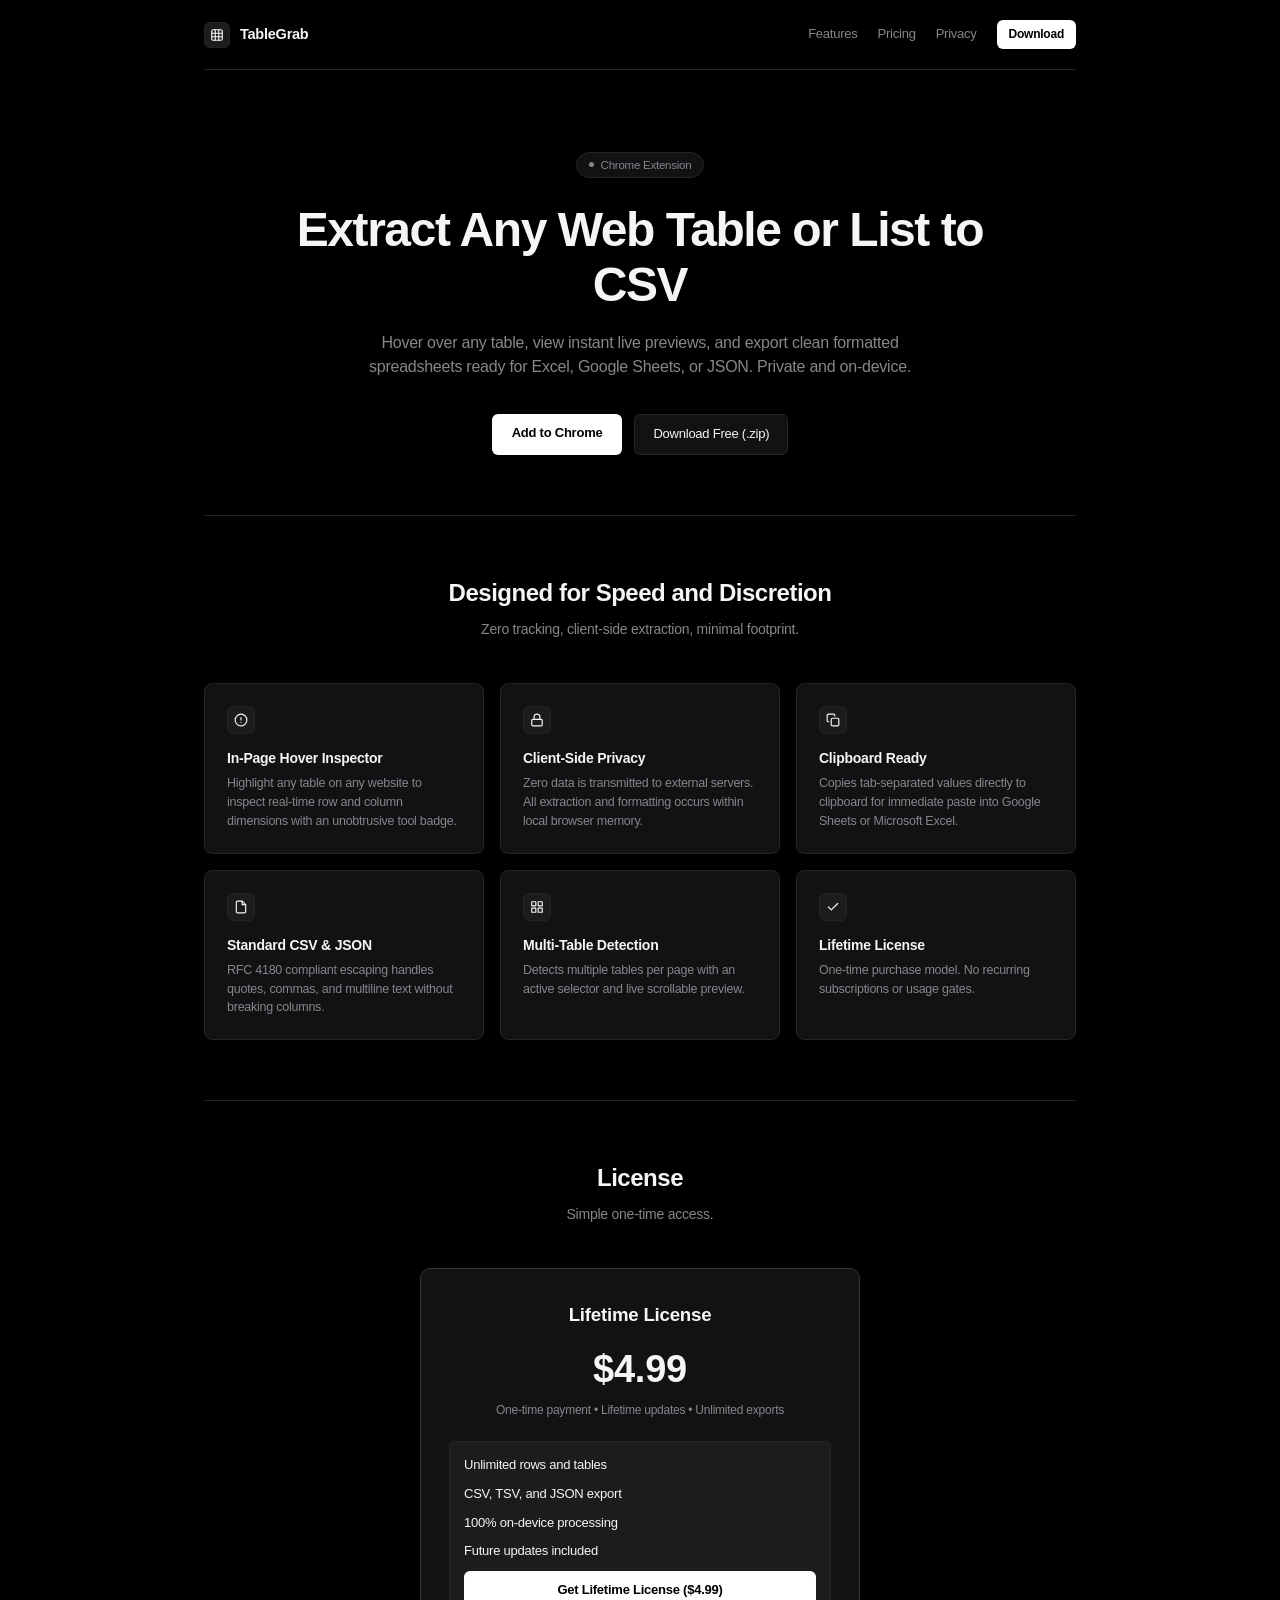
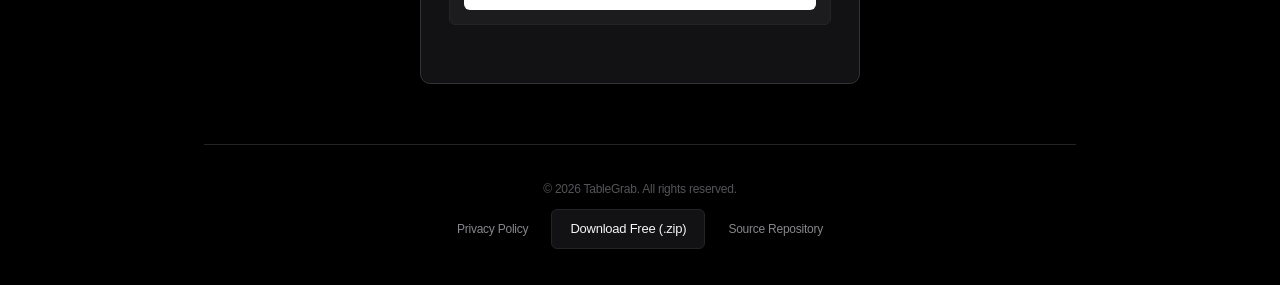
<file: index.html>
<!DOCTYPE html>
<html lang="en">
<head>
  <meta charset="UTF-8">
  <meta name="viewport" content="width=device-width, initial-scale=1.0">
  <title>TableGrab Pro — Data Table & List Extractor for Chrome</title>
  <meta name="description" content="Export HTML tables and repeating lists to clean CSV, Excel, or JSON in one click. Minimal, fast, and 100% private.">
  <link rel="icon" type="image/png" href="icons/icon48.png">
  <style>
    :root {
      --bg: #000000;
      --surface: #121214;
      --surface-elevated: #1c1c1e;
      --border: #242426;
      --border-medium: #333336;
      --text: #f5f5f7;
      --text-muted: #86868b;
      --text-dim: #545458;
    }
    * { box-sizing: border-box; margin: 0; padding: 0; -webkit-font-smoothing: antialiased; }
    body {
      background-color: var(--bg);
      color: var(--text);
      font-family: -apple-system, BlinkMacSystemFont, "SF Pro Text", "SF Pro Display", "Helvetica Neue", sans-serif;
      line-height: 1.45;
      letter-spacing: -0.015em;
    }
    .container {
      max-width: 920px;
      margin: 0 auto;
      padding: 0 24px;
    }

    /* Navbar */
    header {
      padding: 20px 0;
      border-bottom: 1px solid var(--border);
    }
    nav {
      display: flex;
      justify-content: space-between;
      align-items: center;
    }
    .brand {
      display: flex;
      align-items: center;
      gap: 10px;
      text-decoration: none;
      color: var(--text);
      font-weight: 600;
      font-size: 14.5px;
    }
    .brand-mark {
      width: 26px;
      height: 26px;
      background: var(--surface-elevated);
      border: 1px solid var(--border);
      border-radius: 6px;
      display: flex;
      align-items: center;
      justify-content: center;
      color: var(--text);
    }
    .nav-links {
      display: flex;
      align-items: center;
      gap: 20px;
    }
    .nav-link {
      color: var(--text-muted);
      text-decoration: none;
      font-size: 13px;
      transition: color 0.15s ease;
    }
    .nav-link:hover { color: var(--text); }
    .btn-nav {
      background: #ffffff;
      color: #000000;
      font-weight: 600;
      font-size: 12px;
      padding: 6px 12px;
      border-radius: 6px;
      text-decoration: none;
      transition: opacity 0.15s ease;
    }
    .btn-nav:hover { opacity: 0.9; }

    /* Hero */
    .hero {
      padding: 80px 0 60px 0;
      text-align: center;
    }
    .pill {
      display: inline-flex;
      align-items: center;
      gap: 7px;
      background: var(--surface);
      border: 1px solid var(--border);
      color: var(--text-muted);
      font-size: 11.5px;
      font-weight: 500;
      padding: 4px 12px;
      border-radius: 980px;
      margin-bottom: 24px;
    }
    .pill-dot { width: 5px; height: 5px; background: var(--text-muted); border-radius: 50%; }
    .hero h1 {
      font-size: clamp(32px, 5vw, 48px);
      font-weight: 700;
      letter-spacing: -0.03em;
      line-height: 1.15;
      margin-bottom: 18px;
      max-width: 720px;
      margin-left: auto;
      margin-right: auto;
    }
    .hero p {
      font-size: 16px;
      color: var(--text-muted);
      max-width: 580px;
      margin: 0 auto 34px auto;
      line-height: 1.55;
    }
    .hero-actions {
      display: flex;
      justify-content: center;
      gap: 12px;
      flex-wrap: wrap;
    }
    .btn-primary {
      background: #ffffff;
      color: #000000;
      padding: 10px 20px;
      border-radius: 6px;
      font-size: 13px;
      font-weight: 600;
      text-decoration: none;
      transition: opacity 0.15s ease;
    }
    .btn-primary:hover { opacity: 0.92; }
    .btn-secondary {
      background: var(--surface);
      color: var(--text);
      border: 1px solid var(--border);
      padding: 10px 18px;
      border-radius: 6px;
      font-size: 13px;
      font-weight: 500;
      text-decoration: none;
      transition: background 0.15s ease;
    }
    .btn-secondary:hover { background: var(--surface-elevated); }

    /* Features Grid */
    .features {
      padding: 60px 0;
      border-top: 1px solid var(--border);
    }
    .section-head {
      text-align: center;
      margin-bottom: 44px;
    }
    .section-head h2 {
      font-size: 24px;
      font-weight: 600;
      letter-spacing: -0.02em;
      margin-bottom: 8px;
    }
    .section-head p {
      color: var(--text-muted);
      font-size: 14px;
    }
    .grid {
      display: grid;
      grid-template-columns: repeat(auto-fit, minmax(260px, 1fr));
      gap: 16px;
    }
    .card {
      background: var(--surface);
      border: 1px solid var(--border);
      border-radius: 8px;
      padding: 22px;
    }
    .card-icon-box {
      width: 28px;
      height: 28px;
      background: var(--surface-elevated);
      border: 1px solid var(--border);
      border-radius: 6px;
      display: flex;
      align-items: center;
      justify-content: center;
      margin-bottom: 14px;
      color: var(--text);
    }
    .card h3 {
      font-size: 14px;
      font-weight: 600;
      margin-bottom: 6px;
    }
    .card p {
      font-size: 12.5px;
      color: var(--text-muted);
      line-height: 1.5;
    }

    /* Pricing */
    .pricing {
      padding: 60px 0;
      border-top: 1px solid var(--border);
    }
    .pricing-card {
      max-width: 440px;
      margin: 0 auto;
      background: var(--surface);
      border: 1px solid var(--border-medium);
      border-radius: 10px;
      padding: 32px 28px;
      text-align: center;
    }
    .price-amount {
      font-size: 38px;
      font-weight: 700;
      color: var(--text);
      margin: 14px 0 4px 0;
    }
    .price-sub {
      color: var(--text-muted);
      font-size: 12px;
      margin-bottom: 22px;
    }
    .pricing-list {
      list-style: none;
      text-align: left;
      font-size: 13px;
      color: var(--text-muted);
      display: flex;
      flex-direction: column;
      gap: 10px;
      margin-bottom: 26px;
      padding: 14px;
      background: var(--surface-elevated);
      border-radius: 6px;
      border: 1px solid var(--border);
    }
    .pricing-list li { display: flex; align-items: center; gap: 8px; color: var(--text); }

    /* Footer */
    footer {
      padding: 36px 0;
      border-top: 1px solid var(--border);
      text-align: center;
      color: var(--text-dim);
      font-size: 12px;
    }
    footer a { color: var(--text-muted); text-decoration: none; margin: 0 10px; }
    footer a:hover { color: var(--text); }
  </style>
</head>
<body>
  <div class="container">
    <header>
      <nav>
        <a href="#" class="brand">
          <div class="brand-mark">
            <svg width="14" height="14" viewBox="0 0 24 24" fill="none" stroke="currentColor" stroke-width="2" stroke-linecap="round" stroke-linejoin="round">
              <rect x="3" y="3" width="18" height="18" rx="2"/>
              <path d="M3 9h18"/>
              <path d="M3 15h18"/>
              <path d="M9 3v18"/>
              <path d="M15 3v18"/>
            </svg>
          </div>
          <span>TableGrab</span>
        </a>
        <div class="nav-links">
          <a href="#features" class="nav-link">Features</a>
          <a href="#pricing" class="nav-link">Pricing</a>
          <a href="privacy.html" class="nav-link">Privacy</a>
          <a href="#pricing" class="btn-nav">Download</a>
        </div>
      </nav>
    </header>

    <section class="hero">
      <div class="pill">
        <span class="pill-dot"></span>
        <span>Chrome Extension</span>
      </div>
      <h1>Extract Any Web Table or List to CSV</h1>
      <p>Hover over any table, view instant live previews, and export clean formatted spreadsheets ready for Excel, Google Sheets, or JSON. Private and on-device.</p>
      <div class="hero-actions">
        <a href="#pricing" class="btn-primary">Add to Chrome</a>
        <a href="https://github.com/joshuajaimon7/tablegrab-pro/releases/latest/download/01-tablegrab-pro.zip" class="btn-secondary" style="display:inline-flex;align-items:center;gap:6px;">Download Free (.zip)</a>
      </div>
    </section>

    <section class="features" id="features">
      <div class="section-head">
        <h2>Designed for Speed and Discretion</h2>
        <p>Zero tracking, client-side extraction, minimal footprint.</p>
      </div>
      <div class="grid">
        <div class="card">
          <div class="card-icon-box">
            <svg width="14" height="14" viewBox="0 0 24 24" fill="none" stroke="currentColor" stroke-width="2" stroke-linecap="round" stroke-linejoin="round">
              <circle cx="12" cy="12" r="10"/>
              <line x1="12" y1="8" x2="12" y2="12"/>
              <line x1="12" y1="16" x2="12.01" y2="16"/>
            </svg>
          </div>
          <h3>In-Page Hover Inspector</h3>
          <p>Highlight any table on any website to inspect real-time row and column dimensions with an unobtrusive tool badge.</p>
        </div>
        <div class="card">
          <div class="card-icon-box">
            <svg width="14" height="14" viewBox="0 0 24 24" fill="none" stroke="currentColor" stroke-width="2" stroke-linecap="round" stroke-linejoin="round">
              <rect x="3" y="11" width="18" height="11" rx="2" ry="2"/>
              <path d="M7 11V7a5 5 0 0 1 10 0v4"/>
            </svg>
          </div>
          <h3>Client-Side Privacy</h3>
          <p>Zero data is transmitted to external servers. All extraction and formatting occurs within local browser memory.</p>
        </div>
        <div class="card">
          <div class="card-icon-box">
            <svg width="14" height="14" viewBox="0 0 24 24" fill="none" stroke="currentColor" stroke-width="2" stroke-linecap="round" stroke-linejoin="round">
              <rect x="9" y="9" width="13" height="13" rx="2" ry="2"/>
              <path d="M5 15H4a2 2 0 0 1-2-2V4a2 2 0 0 1 2-2h9a2 2 0 0 1 2 2v1"/>
            </svg>
          </div>
          <h3>Clipboard Ready</h3>
          <p>Copies tab-separated values directly to clipboard for immediate paste into Google Sheets or Microsoft Excel.</p>
        </div>
        <div class="card">
          <div class="card-icon-box">
            <svg width="14" height="14" viewBox="0 0 24 24" fill="none" stroke="currentColor" stroke-width="2" stroke-linecap="round" stroke-linejoin="round">
              <path d="M14 2H6a2 2 0 0 0-2 2v16a2 2 0 0 0 2 2h12a2 2 0 0 0 2-2V8z"/>
              <polyline points="14 2 14 8 20 8"/>
            </svg>
          </div>
          <h3>Standard CSV & JSON</h3>
          <p>RFC 4180 compliant escaping handles quotes, commas, and multiline text without breaking columns.</p>
        </div>
        <div class="card">
          <div class="card-icon-box">
            <svg width="14" height="14" viewBox="0 0 24 24" fill="none" stroke="currentColor" stroke-width="2" stroke-linecap="round" stroke-linejoin="round">
              <rect x="3" y="3" width="7" height="7"/>
              <rect x="14" y="3" width="7" height="7"/>
              <rect x="14" y="14" width="7" height="7"/>
              <rect x="3" y="14" width="7" height="7"/>
            </svg>
          </div>
          <h3>Multi-Table Detection</h3>
          <p>Detects multiple tables per page with an active selector and live scrollable preview.</p>
        </div>
        <div class="card">
          <div class="card-icon-box">
            <svg width="14" height="14" viewBox="0 0 24 24" fill="none" stroke="currentColor" stroke-width="2" stroke-linecap="round" stroke-linejoin="round">
              <polyline points="20 6 9 17 4 12"/>
            </svg>
          </div>
          <h3>Lifetime License</h3>
          <p>One-time purchase model. No recurring subscriptions or usage gates.</p>
        </div>
      </div>
    </section>

    <section class="pricing" id="pricing">
      <div class="section-head">
        <h2>License</h2>
        <p>Simple one-time access.</p>
      </div>
      <div class="pricing-card">
        <h3>Lifetime License</h3>
        <div class="price-amount">$4.99</div>
        <p class="price-sub">One-time payment • Lifetime updates • Unlimited exports</p>
        <ul class="pricing-list">
          <li>Unlimited rows and tables</li>
          <li>CSV, TSV, and JSON export</li>
          <li>100% on-device processing</li>
          <li>Future updates included</li>
        <a href="https://micro-software-lab.lemonsqueezy.com/checkout/buy/8008dd64-37fb-40a3-97b0-00a087eb4c43" class="btn-primary" style="display: block; width: 100%; text-align: center;">Get Lifetime License ($4.99)</a>
      </div>
    </section>

    <footer>
      <p>&copy; 2026 TableGrab. All rights reserved.</p>
      <div style="margin-top: 10px;">
        <a href="privacy.html">Privacy Policy</a>
        <a href="https://github.com/joshuajaimon7/tablegrab-pro/releases/latest/download/01-tablegrab-pro.zip" class="btn-secondary" style="display:inline-flex;align-items:center;gap:6px;">Download Free (.zip)</a>
        <a href="https://github.com/joshuajaimon7/tablegrab-pro">Source Repository</a>
      </div>
    </footer>
  </div>
</body>
</html>
</file>
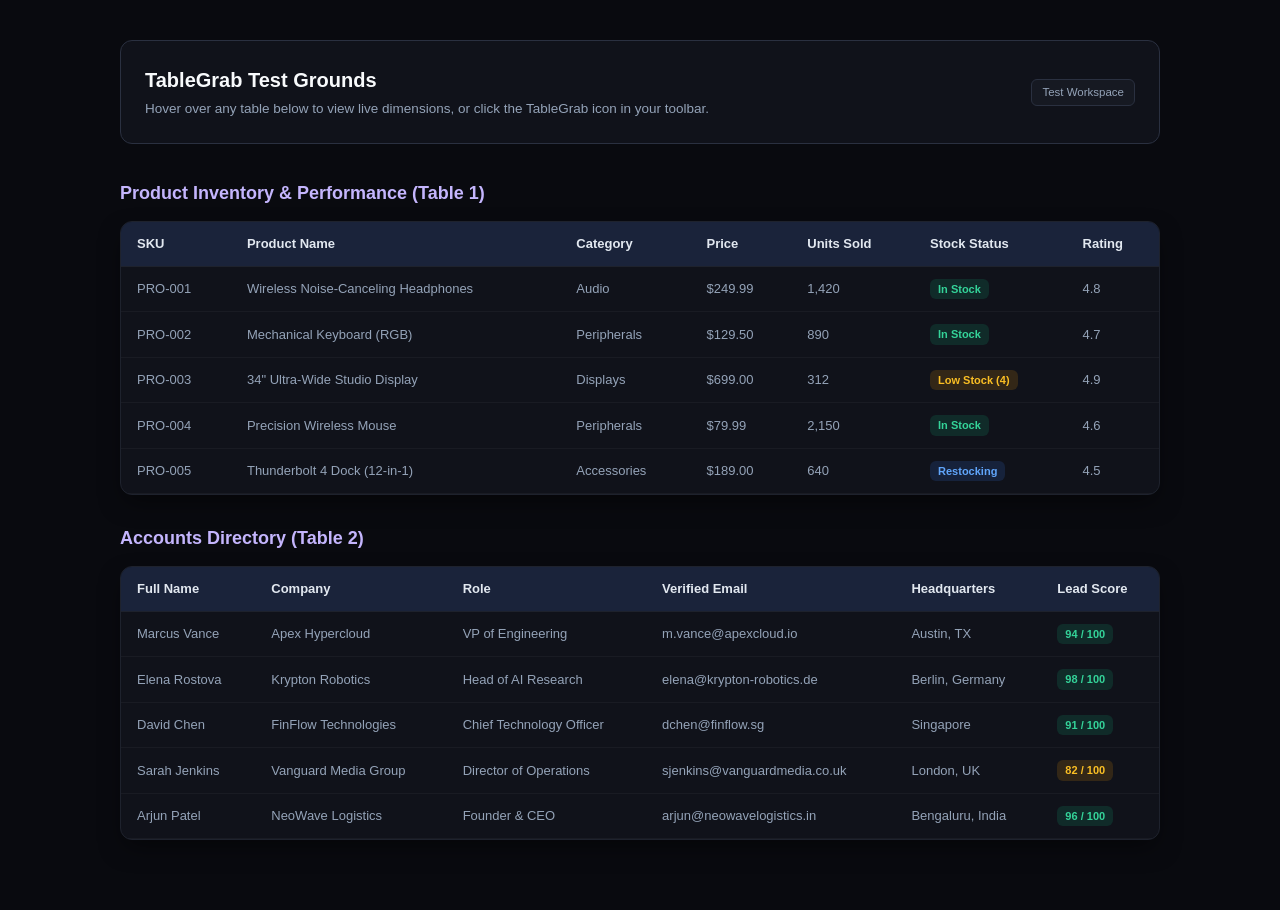
<file: demo-test.html>
<!DOCTYPE html>
<html lang="en">
<head>
  <meta charset="UTF-8">
  <meta name="viewport" content="width=device-width, initial-scale=1.0">
  <title>TableGrab Pro - Test & Demo Page</title>
  <style>
    :root {
      --bg: #090a0f;
      --surface: #10121a;
      --surface-subtle: #161922;
      --border: #1e222d;
      --border-medium: #2a3040;
      --text: #f8fafc;
      --text-muted: #94a3b8;
      --accent: #3b82f6;
    }
    * { box-sizing: border-box; margin: 0; padding: 0; -webkit-font-smoothing: antialiased; }
    body {
      background-color: var(--bg);
      color: var(--text);
      font-family: -apple-system, BlinkMacSystemFont, "SF Pro Text", "Segoe UI", Roboto, sans-serif;
      padding: 40px 20px;
      line-height: 1.5;
    }
    .container {
      max-width: 1040px;
      margin: 0 auto;
    }
    .header-banner {
      background: var(--surface);
      border: 1px solid var(--border-medium);
      border-radius: 12px;
      padding: 24px;
      margin-bottom: 36px;
      display: flex;
      justify-content: space-between;
      align-items: center;
      flex-wrap: wrap;
      gap: 16px;
    }
    .header-banner h1 {
      font-size: 20px;
      font-weight: 600;
      display: flex;
      align-items: center;
      gap: 10px;
      color: var(--text);
    }
    .header-banner p {
      color: var(--text-muted);
      font-size: 13.5px;
      margin-top: 4px;
    }
    .badge-test {
      background: var(--surface-subtle);
      border: 1px solid var(--border-medium);
      color: var(--text-muted);
      font-size: 11.5px;
      font-weight: 500;
      padding: 4px 10px;
      border-radius: 6px;
    }
    .section-title {
      font-size: 18px;
      font-weight: 600;
      margin: 30px 0 14px 0;
      display: flex;
      align-items: center;
      gap: 8px;
      color: #c4b5fd;
    }
    .table-card {
      background: var(--surface);
      border: 1px solid var(--border);
      border-radius: 12px;
      overflow: hidden;
      box-shadow: 0 10px 25px -5px rgba(0,0,0,0.5);
      margin-bottom: 30px;
    }
    table {
      width: 100%;
      border-collapse: collapse;
      text-align: left;
      font-size: 13px;
    }
    th {
      background: #1a233a;
      color: #e2e8f0;
      font-weight: 600;
      padding: 12px 16px;
      border-bottom: 1px solid var(--border);
    }
    td {
      padding: 12px 16px;
      border-bottom: 1px solid rgba(255, 255, 255, 0.04);
      color: var(--text-muted);
    }
    tr:hover td {
      background: rgba(255, 255, 255, 0.02);
      color: var(--text);
    }
    .badge {
      display: inline-block;
      padding: 2px 8px;
      border-radius: 6px;
      font-size: 11px;
      font-weight: 600;
    }
    .badge-green { background: rgba(16, 185, 129, 0.15); color: #34d399; }
    .badge-yellow { background: rgba(245, 158, 11, 0.15); color: #fbbf24; }
    .badge-blue { background: rgba(59, 130, 246, 0.15); color: #60a5fa; }
  </style>
</head>
<body>
  <div class="container">
    <div class="header-banner">
      <div>
        <h1>TableGrab Test Grounds</h1>
        <p>Hover over any table below to view live dimensions, or click the TableGrab icon in your toolbar.</p>
      </div>
      <span class="badge-test">Test Workspace</span>
    </div>

    <!-- Table 1: E-commerce Product Catalog -->
    <div class="section-title">Product Inventory & Performance (Table 1)</div>
    <div class="table-card">
      <table id="inventoryTable">
        <thead>
          <tr>
            <th>SKU</th>
            <th>Product Name</th>
            <th>Category</th>
            <th>Price</th>
            <th>Units Sold</th>
            <th>Stock Status</th>
            <th>Rating</th>
          </tr>
        </thead>
        <tbody>
          <tr>
            <td>PRO-001</td>
            <td>Wireless Noise-Canceling Headphones</td>
            <td>Audio</td>
            <td>$249.99</td>
            <td>1,420</td>
            <td><span class="badge badge-green">In Stock</span></td>
            <td>4.8</td>
          </tr>
          <tr>
            <td>PRO-002</td>
            <td>Mechanical Keyboard (RGB)</td>
            <td>Peripherals</td>
            <td>$129.50</td>
            <td>890</td>
            <td><span class="badge badge-green">In Stock</span></td>
            <td>4.7</td>
          </tr>
          <tr>
            <td>PRO-003</td>
            <td>34" Ultra-Wide Studio Display</td>
            <td>Displays</td>
            <td>$699.00</td>
            <td>312</td>
            <td><span class="badge badge-yellow">Low Stock (4)</span></td>
            <td>4.9</td>
          </tr>
          <tr>
            <td>PRO-004</td>
            <td>Precision Wireless Mouse</td>
            <td>Peripherals</td>
            <td>$79.99</td>
            <td>2,150</td>
            <td><span class="badge badge-green">In Stock</span></td>
            <td>4.6</td>
          </tr>
          <tr>
            <td>PRO-005</td>
            <td>Thunderbolt 4 Dock (12-in-1)</td>
            <td>Accessories</td>
            <td>$189.00</td>
            <td>640</td>
            <td><span class="badge badge-blue">Restocking</span></td>
            <td>4.5</td>
          </tr>
        </tbody>
      </table>
    </div>

    <!-- Table 2: B2B Leads Directory -->
    <div class="section-title">Accounts Directory (Table 2)</div>
    <div class="table-card">
      <table id="leadsTable">
        <thead>
          <tr>
            <th>Full Name</th>
            <th>Company</th>
            <th>Role</th>
            <th>Verified Email</th>
            <th>Headquarters</th>
            <th>Lead Score</th>
          </tr>
        </thead>
        <tbody>
          <tr>
            <td>Marcus Vance</td>
            <td>Apex Hypercloud</td>
            <td>VP of Engineering</td>
            <td>m.vance@apexcloud.io</td>
            <td>Austin, TX</td>
            <td><span class="badge badge-green">94 / 100</span></td>
          </tr>
          <tr>
            <td>Elena Rostova</td>
            <td>Krypton Robotics</td>
            <td>Head of AI Research</td>
            <td>elena@krypton-robotics.de</td>
            <td>Berlin, Germany</td>
            <td><span class="badge badge-green">98 / 100</span></td>
          </tr>
          <tr>
            <td>David Chen</td>
            <td>FinFlow Technologies</td>
            <td>Chief Technology Officer</td>
            <td>dchen@finflow.sg</td>
            <td>Singapore</td>
            <td><span class="badge badge-green">91 / 100</span></td>
          </tr>
          <tr>
            <td>Sarah Jenkins</td>
            <td>Vanguard Media Group</td>
            <td>Director of Operations</td>
            <td>sjenkins@vanguardmedia.co.uk</td>
            <td>London, UK</td>
            <td><span class="badge badge-yellow">82 / 100</span></td>
          </tr>
          <tr>
            <td>Arjun Patel</td>
            <td>NeoWave Logistics</td>
            <td>Founder & CEO</td>
            <td>arjun@neowavelogistics.in</td>
            <td>Bengaluru, India</td>
            <td><span class="badge badge-green">96 / 100</span></td>
          </tr>
        </tbody>
      </table>
    </div>
  </div>
  <link rel="stylesheet" href="content.css">
  <script src="content.js"></script>
</body>
</html>
</file>
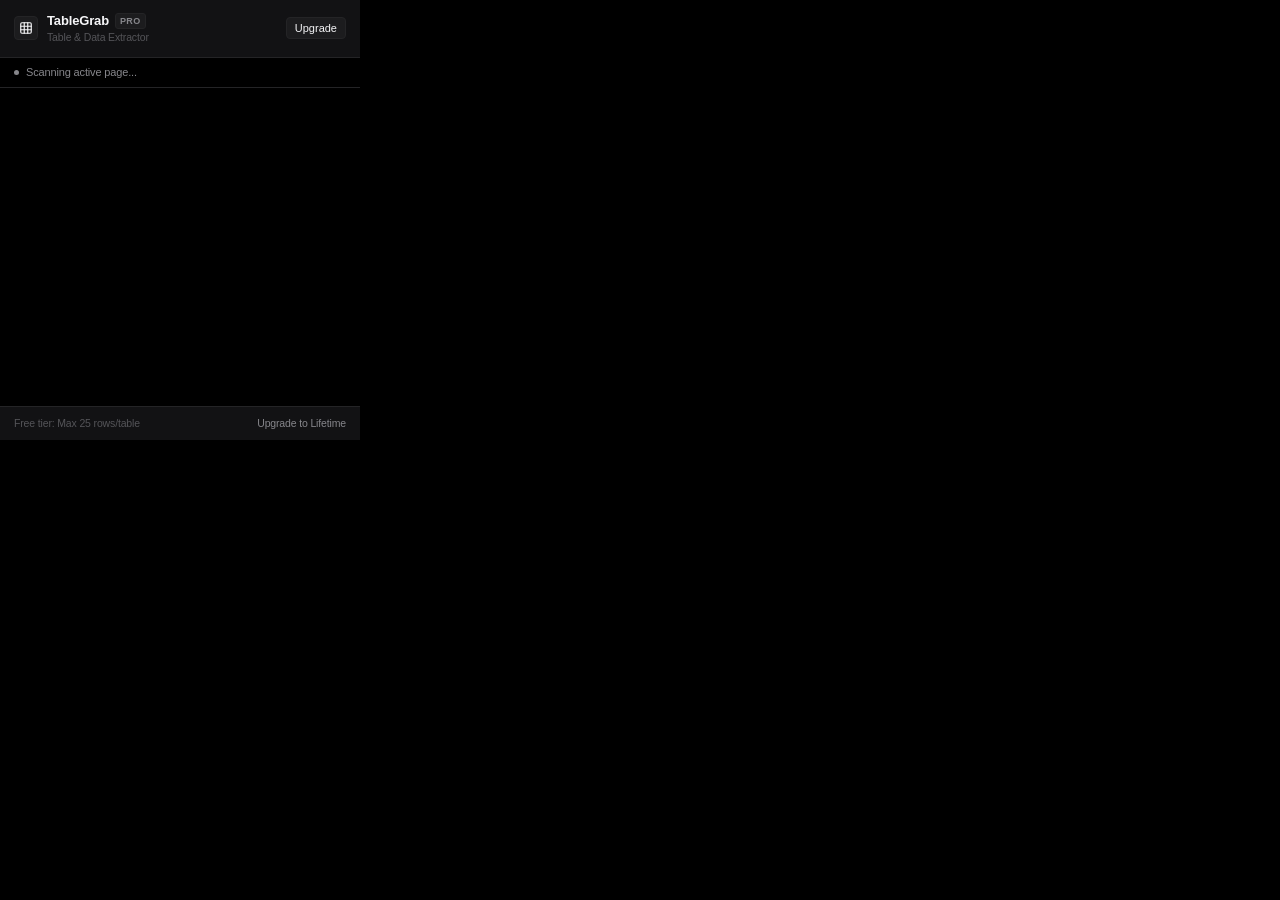
<file: popup.html>
<!DOCTYPE html>
<html lang="en">
<head>
  <meta charset="UTF-8">
  <meta name="viewport" content="width=device-width, initial-scale=1.0">
  <title>TableGrab Pro</title>
  <link rel="stylesheet" href="popup.css">
</head>
<body>
  <div class="app-container">
    <!-- Header -->
    <header class="app-header">
      <div class="brand">
        <div class="logo-mark">
          <svg width="14" height="14" viewBox="0 0 24 24" fill="none" stroke="currentColor" stroke-width="2" stroke-linecap="round" stroke-linejoin="round">
            <rect x="3" y="3" width="18" height="18" rx="2"/>
            <path d="M3 9h18"/>
            <path d="M3 15h18"/>
            <path d="M9 3v18"/>
            <path d="M15 3v18"/>
          </svg>
        </div>
        <div>
          <div class="brand-title">
            <span>TableGrab</span>
            <span class="badge-pro" id="proHeaderBadge">PRO</span>
          </div>
          <div class="brand-sub">Table & Data Extractor</div>
        </div>
      </div>
      <button class="upgrade-btn" id="upgradeBtn">
        Upgrade
      </button>
    </header>

    <!-- Status Bar -->
    <div class="status-bar" id="statusBar">
      <div class="status-indicator"></div>
      <span id="statusText">Scanning active page...</span>
    </div>

    <!-- Main Content Area -->
    <main class="main-content">
      <!-- Empty State -->
      <div class="empty-state" id="emptyState" style="display: none;">
        <div class="empty-icon-box">
          <svg width="22" height="22" viewBox="0 0 24 24" fill="none" stroke="currentColor" stroke-width="1.75" stroke-linecap="round" stroke-linejoin="round">
            <circle cx="11" cy="11" r="8"/>
            <line x1="21" y1="21" x2="16.65" y2="16.65"/>
          </svg>
        </div>
        <h3>No Tables Detected</h3>
        <p>No standard table structures found on this active tab.</p>
        <button class="primary-btn" id="openDemoBtn">Open Sample Data Page</button>
      </div>

      <!-- Tables Found View -->
      <div class="tables-view" id="tablesView" style="display: none;">
        <div class="selector-row">
          <label for="tableSelect" class="selector-label">Target Table</label>
          <select id="tableSelect" class="table-dropdown"></select>
        </div>

        <!-- Table Preview -->
        <div class="preview-container">
          <div class="preview-header">
            <span class="preview-title">Preview</span>
            <span class="row-count-badge" id="rowCountBadge">0 rows</span>
          </div>
          <div class="table-scroll" id="tableScroll">
            <table class="preview-table" id="previewTable"></table>
          </div>
        </div>

        <!-- Export Action Buttons -->
        <div class="action-grid">
          <button class="action-btn action-primary" id="exportCsvBtn">
            <svg width="13" height="13" viewBox="0 0 24 24" fill="none" stroke="currentColor" stroke-width="2" stroke-linecap="round" stroke-linejoin="round">
              <path d="M21 15v4a2 2 0 0 1-2 2H5a2 2 0 0 1-2-2v-4"/>
              <polyline points="7 10 12 15 17 10"/>
              <line x1="12" y1="15" x2="12" y2="3"/>
            </svg>
            <span>Export CSV</span>
          </button>
          <button class="action-btn action-secondary" id="copyClipboardBtn">
            <svg width="13" height="13" viewBox="0 0 24 24" fill="none" stroke="currentColor" stroke-width="2" stroke-linecap="round" stroke-linejoin="round">
              <rect x="9" y="9" width="13" height="13" rx="2" ry="2"/>
              <path d="M5 15H4a2 2 0 0 1-2-2V4a2 2 0 0 1 2-2h9a2 2 0 0 1 2 2v1"/>
            </svg>
            <span>Copy TSV</span>
          </button>
          <button class="action-btn action-secondary" id="exportJsonBtn">
            <svg width="13" height="13" viewBox="0 0 24 24" fill="none" stroke="currentColor" stroke-width="2" stroke-linecap="round" stroke-linejoin="round">
              <path d="M14 2H6a2 2 0 0 0-2 2v16a2 2 0 0 0 2 2h12a2 2 0 0 0 2-2V8z"/>
              <polyline points="14 2 14 8 20 8"/>
              <line x1="16" y1="13" x2="8" y2="13"/>
              <line x1="16" y1="17" x2="8" y2="17"/>
              <polyline points="10 9 9 9 8 9"/>
            </svg>
            <span>JSON</span>
          </button>
        </div>
      </div>
    </main>

    <!-- Footer -->
    <footer class="app-footer">
      <div class="pro-banner" id="footerBanner">
        <span>Free tier: Max 25 rows/table</span>
        <a href="#" id="proUpgradeLink" class="pro-link">Upgrade to Lifetime</a>
      </div>
    </footer>

    <!-- Upgrade Modal -->
    <div class="modal-backdrop" id="upgradeModal" style="display: none;">
      <div class="modal-box">
        <button class="modal-close" id="modalCloseBtn">&times;</button>
        <h2>TableGrab Pro</h2>
        <p class="modal-desc">Unlimited exports, full JSON extraction, and high-volume table parsing without limits.</p>
        <ul class="modal-perks">
          <li>Unlimited rows and tables</li>
          <li>CSV, TSV, and JSON formats</li>
          <li>100% private and on-device processing</li>
          <li>Lifetime license with all future updates</li>
        </ul>
        <div class="price-tag">
          <span class="price-val">$4.99</span>
          <span class="price-period">one-time payment</span>
        </div>
        <button class="checkout-btn" id="startCheckoutBtn">Unlock Lifetime Access</button>
        <p class="money-back">Processed securely via Lemon Squeezy</p>
      </div>
    </div>
  </div>

  <script src="popup.js"></script>
</body>
</html>
</file>
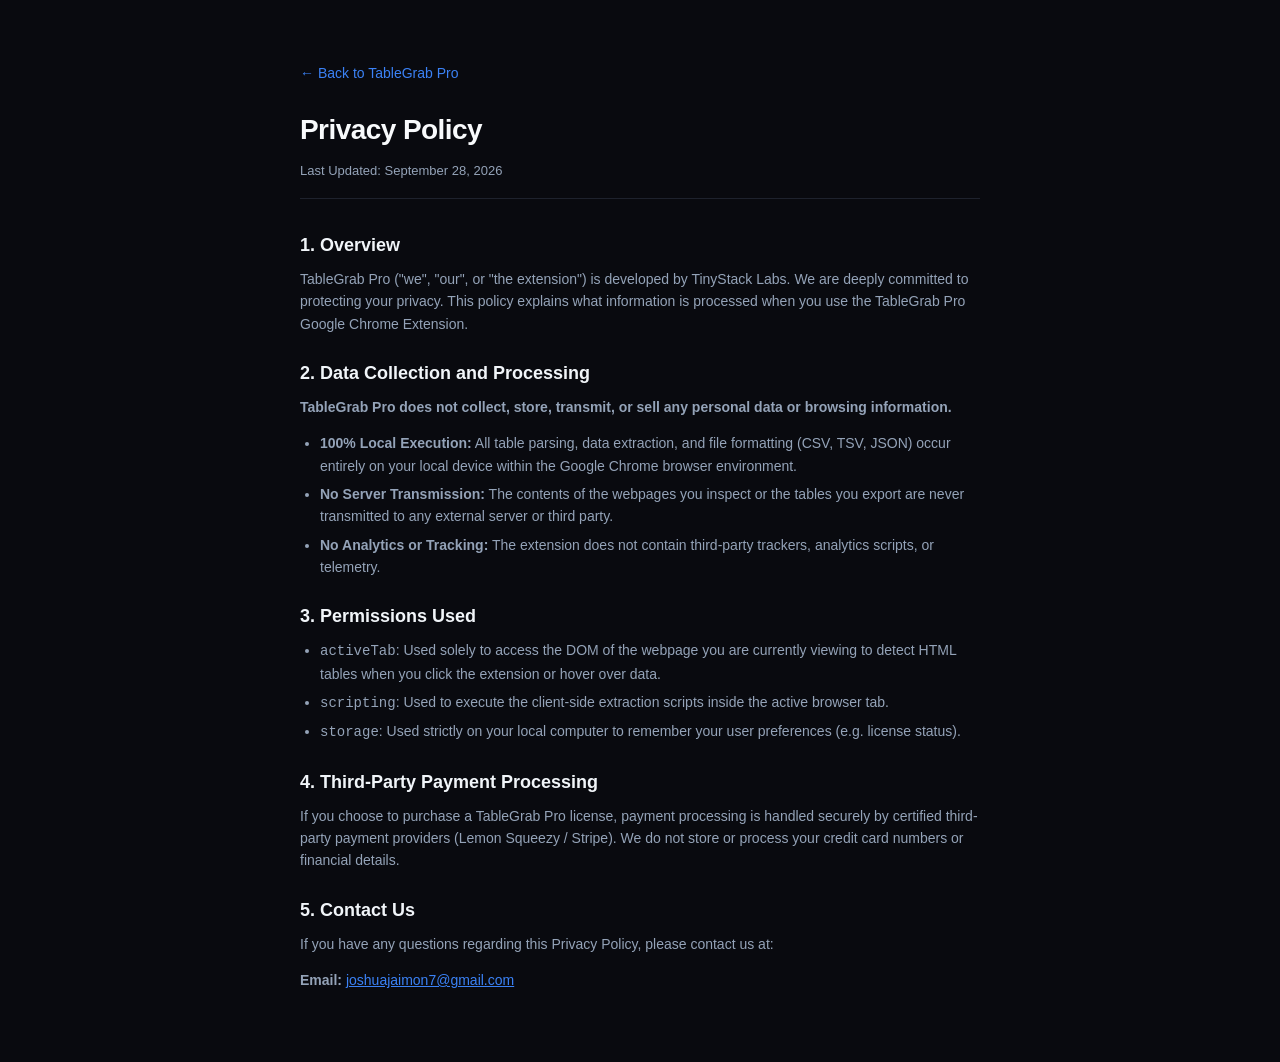
<file: privacy.html>
<!DOCTYPE html>
<html lang="en">
<head>
  <meta charset="UTF-8">
  <meta name="viewport" content="width=device-width, initial-scale=1.0">
  <title>Privacy Policy - TableGrab Pro</title>
  <style>
    :root {
      --bg: #090a0f;
      --surface: #10121a;
      --border: #1e222d;
      --text: #f8fafc;
      --text-muted: #94a3b8;
    }
    * { box-sizing: border-box; margin: 0; padding: 0; -webkit-font-smoothing: antialiased; }
    body {
      background-color: var(--bg);
      color: var(--text);
      font-family: -apple-system, BlinkMacSystemFont, "SF Pro Text", "Segoe UI", Roboto, sans-serif;
      padding: 60px 20px;
      line-height: 1.6;
    }
    .container {
      max-width: 680px;
      margin: 0 auto;
    }
    .back-link {
      display: inline-block;
      margin-bottom: 24px;
      color: #3b82f6;
      text-decoration: none;
      font-size: 14px;
    }
    h1 {
      font-size: 28px;
      font-weight: 700;
      margin-bottom: 8px;
      letter-spacing: -0.02em;
    }
    .last-updated {
      color: var(--text-muted);
      font-size: 13px;
      margin-bottom: 32px;
      border-bottom: 1px solid var(--border);
      padding-bottom: 16px;
    }
    h2 {
      font-size: 18px;
      font-weight: 600;
      margin: 24px 0 8px 0;
      color: #f1f5f9;
    }
    p {
      color: var(--text-muted);
      font-size: 14px;
      margin-bottom: 14px;
    }
    ul {
      color: var(--text-muted);
      font-size: 14px;
      margin-left: 20px;
      margin-bottom: 16px;
    }
    li { margin-bottom: 6px; }
  </style>
</head>
<body>
  <div class="container">
    <a href="index.html" class="back-link">← Back to TableGrab Pro</a>
    <h1>Privacy Policy</h1>
    <div class="last-updated">Last Updated: September 28, 2026</div>

    <h2>1. Overview</h2>
    <p>TableGrab Pro ("we", "our", or "the extension") is developed by TinyStack Labs. We are deeply committed to protecting your privacy. This policy explains what information is processed when you use the TableGrab Pro Google Chrome Extension.</p>

    <h2>2. Data Collection and Processing</h2>
    <p><strong>TableGrab Pro does not collect, store, transmit, or sell any personal data or browsing information.</strong></p>
    <ul>
      <li><strong>100% Local Execution:</strong> All table parsing, data extraction, and file formatting (CSV, TSV, JSON) occur entirely on your local device within the Google Chrome browser environment.</li>
      <li><strong>No Server Transmission:</strong> The contents of the webpages you inspect or the tables you export are never transmitted to any external server or third party.</li>
      <li><strong>No Analytics or Tracking:</strong> The extension does not contain third-party trackers, analytics scripts, or telemetry.</li>
    </ul>

    <h2>3. Permissions Used</h2>
    <ul>
      <li><code>activeTab</code>: Used solely to access the DOM of the webpage you are currently viewing to detect HTML tables when you click the extension or hover over data.</li>
      <li><code>scripting</code>: Used to execute the client-side extraction scripts inside the active browser tab.</li>
      <li><code>storage</code>: Used strictly on your local computer to remember your user preferences (e.g. license status).</li>
    </ul>

    <h2>4. Third-Party Payment Processing</h2>
    <p>If you choose to purchase a TableGrab Pro license, payment processing is handled securely by certified third-party payment providers (Lemon Squeezy / Stripe). We do not store or process your credit card numbers or financial details.</p>

    <h2>5. Contact Us</h2>
    <p>If you have any questions regarding this Privacy Policy, please contact us at:</p>
    <p><strong>Email:</strong> <a href="mailto:joshuajaimon7@gmail.com" style="color: #3b82f6;">joshuajaimon7@gmail.com</a></p>
  </div>
</body>
</html>
</file>
<file: content.css>
/* TableGrab Pro - Minimalist Professional In-Page Overlay */

.tablegrab-highlight {
  outline: 2px solid #3b82f6 !important;
  outline-offset: 2px !important;
  box-shadow: 0 0 0 4px rgba(59, 130, 246, 0.15) !important;
  transition: outline 0.1s ease !important;
  position: relative !important;
}

#tablegrab-badge {
  position: absolute;
  z-index: 2147483647;
  display: flex;
  align-items: center;
  gap: 6px;
  background: #0f1219;
  color: #f8fafc;
  padding: 5px 10px;
  border-radius: 6px;
  font-family: -apple-system, BlinkMacSystemFont, "SF Pro Text", "Segoe UI", Roboto, sans-serif;
  font-size: 11.5px;
  font-weight: 500;
  border: 1px solid #232938;
  box-shadow: 0 8px 20px -4px rgba(0, 0, 0, 0.6);
  pointer-events: auto;
  user-select: none;
}

.tablegrab-badge-info {
  display: flex;
  align-items: center;
  gap: 4px;
  color: #94a3b8;
  padding-right: 6px;
  border-right: 1px solid #232938;
}

.tablegrab-btn {
  background: #ffffff;
  color: #0f1219;
  border: none;
  padding: 3px 8px;
  border-radius: 4px;
  font-size: 11px;
  font-weight: 600;
  cursor: pointer;
  display: inline-flex;
  align-items: center;
  gap: 3px;
  transition: opacity 0.1s ease;
}

.tablegrab-btn:hover {
  opacity: 0.9;
}

.tablegrab-btn-secondary {
  background: #1c2230;
  color: #f8fafc;
  border: 1px solid #2a3346;
}

.tablegrab-btn-secondary:hover {
  background: #252d40;
}

#tablegrab-toast {
  position: fixed;
  bottom: 20px;
  right: 20px;
  z-index: 2147483647;
  background: #0f1219;
  color: #f8fafc;
  padding: 10px 16px;
  border-radius: 8px;
  font-family: -apple-system, BlinkMacSystemFont, "SF Pro Text", "Segoe UI", Roboto, sans-serif;
  font-size: 12px;
  font-weight: 500;
  border: 1px solid #232938;
  box-shadow: 0 16px 32px -4px rgba(0, 0, 0, 0.7);
  display: flex;
  align-items: center;
  gap: 8px;
}
</file>
<file: popup.css>
/* Apple Pro Minimalist Dark Design System */

:root {
  --bg-app: #000000;
  --bg-surface: #121214;
  --bg-surface-elevated: #1c1c1e;
  --bg-surface-hover: #262629;
  
  --border-subtle: #242426;
  --border-medium: #333336;
  
  --text-primary: #f5f5f7;
  --text-secondary: #86868b;
  --text-tertiary: #545458;
  
  --btn-primary-bg: #ffffff;
  --btn-primary-text: #000000;
  
  --radius-xs: 4px;
  --radius-sm: 6px;
  --radius-md: 8px;
  --radius-lg: 12px;
}

* {
  box-sizing: border-box;
  margin: 0;
  padding: 0;
  -webkit-font-smoothing: antialiased;
}

body {
  width: 360px;
  min-height: 440px;
  background-color: var(--bg-app);
  color: var(--text-primary);
  font-family: -apple-system, BlinkMacSystemFont, "SF Pro Text", "SF Pro Display", "Helvetica Neue", sans-serif;
  font-size: 12.5px;
  line-height: 1.4;
  letter-spacing: -0.012em;
}

.app-container {
  display: flex;
  flex-direction: column;
  min-height: 440px;
}

/* Header */
.app-header {
  display: flex;
  justify-content: space-between;
  align-items: center;
  padding: 12px 14px;
  background: var(--bg-surface);
  border-bottom: 1px solid var(--border-subtle);
}

.brand {
  display: flex;
  align-items: center;
  gap: 9px;
}

.logo-mark {
  width: 24px;
  height: 24px;
  background: var(--bg-surface-elevated);
  border: 1px solid var(--border-subtle);
  border-radius: var(--radius-xs);
  display: flex;
  align-items: center;
  justify-content: center;
  color: var(--text-primary);
}

.brand-title {
  font-size: 13px;
  font-weight: 600;
  display: flex;
  align-items: center;
  gap: 6px;
  color: var(--text-primary);
}

.badge-pro {
  background: var(--bg-surface-elevated);
  color: var(--text-secondary);
  border: 1px solid var(--border-subtle);
  font-size: 9px;
  font-weight: 600;
  padding: 1px 4px;
  border-radius: 3px;
  letter-spacing: 0.04em;
}

.brand-sub {
  font-size: 10.5px;
  color: var(--text-tertiary);
}

.upgrade-btn {
  background: var(--bg-surface-elevated);
  color: var(--text-primary);
  border: 1px solid var(--border-subtle);
  font-size: 11px;
  font-weight: 500;
  padding: 4px 8px;
  border-radius: var(--radius-xs);
  cursor: pointer;
  transition: background 0.15s ease, border-color 0.15s ease;
}

.upgrade-btn:hover {
  background: var(--bg-surface-hover);
  border-color: var(--border-medium);
}

/* Status Bar */
.status-bar {
  display: flex;
  align-items: center;
  gap: 7px;
  padding: 7px 14px;
  background: var(--bg-app);
  border-bottom: 1px solid var(--border-subtle);
  font-size: 11px;
  color: var(--text-secondary);
}

.status-indicator {
  width: 5px;
  height: 5px;
  background-color: var(--text-secondary);
  border-radius: 50%;
}

/* Main Content */
.main-content {
  flex: 1;
  padding: 14px;
  display: flex;
  flex-direction: column;
}

/* Empty State */
.empty-state {
  text-align: center;
  padding: 36px 12px;
  margin: auto;
}

.empty-icon-box {
  width: 38px;
  height: 38px;
  background: var(--bg-surface);
  border: 1px solid var(--border-subtle);
  border-radius: var(--radius-sm);
  display: flex;
  align-items: center;
  justify-content: center;
  margin: 0 auto 12px auto;
  color: var(--text-secondary);
}

.empty-state h3 {
  font-size: 13.5px;
  font-weight: 600;
  color: var(--text-primary);
  margin-bottom: 4px;
}

.empty-state p {
  color: var(--text-secondary);
  font-size: 11.5px;
  margin-bottom: 16px;
  line-height: 1.45;
  max-width: 250px;
  margin-left: auto;
  margin-right: auto;
}

.primary-btn {
  background: var(--btn-primary-bg);
  color: var(--btn-primary-text);
  border: none;
  font-size: 11.5px;
  font-weight: 600;
  padding: 7px 13px;
  border-radius: var(--radius-sm);
  cursor: pointer;
  transition: opacity 0.15s ease;
}

.primary-btn:hover {
  opacity: 0.9;
}

/* Tables View */
.tables-view {
  display: flex;
  flex-direction: column;
  gap: 11px;
}

.selector-row {
  display: flex;
  align-items: center;
  gap: 8px;
}

.selector-label {
  font-size: 11px;
  font-weight: 500;
  color: var(--text-tertiary);
  white-space: nowrap;
}

.table-dropdown {
  flex: 1;
  background: var(--bg-surface);
  color: var(--text-primary);
  border: 1px solid var(--border-subtle);
  padding: 5px 8px;
  border-radius: var(--radius-xs);
  font-size: 11.5px;
  outline: none;
  cursor: pointer;
}

.table-dropdown:focus {
  border-color: var(--border-medium);
}

/* Preview Box */
.preview-container {
  background: var(--bg-surface);
  border: 1px solid var(--border-subtle);
  border-radius: var(--radius-sm);
  overflow: hidden;
}

.preview-header {
  display: flex;
  justify-content: space-between;
  align-items: center;
  padding: 7px 10px;
  background: var(--bg-surface-elevated);
  border-bottom: 1px solid var(--border-subtle);
}

.preview-title {
  font-size: 10.5px;
  font-weight: 500;
  color: var(--text-tertiary);
  text-transform: uppercase;
  letter-spacing: 0.04em;
}

.row-count-badge {
  background: var(--bg-surface);
  color: var(--text-secondary);
  font-size: 10px;
  font-weight: 500;
  padding: 1px 5px;
  border-radius: 3px;
  border: 1px solid var(--border-subtle);
}

.table-scroll {
  max-height: 150px;
  overflow: auto;
  scrollbar-width: thin;
}

.preview-table {
  width: 100%;
  border-collapse: collapse;
  font-size: 11px;
}

.preview-table th {
  background: var(--bg-surface);
  color: var(--text-secondary);
  text-align: left;
  padding: 6px 9px;
  font-weight: 500;
  position: sticky;
  top: 0;
  border-bottom: 1px solid var(--border-subtle);
  white-space: nowrap;
}

.preview-table td {
  padding: 6px 9px;
  border-bottom: 1px solid var(--border-subtle);
  color: var(--text-secondary);
  white-space: nowrap;
  max-width: 140px;
  overflow: hidden;
  text-overflow: ellipsis;
}

.preview-table tr:hover td {
  background: var(--bg-surface-elevated);
  color: var(--text-primary);
}

/* Actions Grid */
.action-grid {
  display: grid;
  grid-template-columns: 1.3fr 1fr 0.8fr;
  gap: 7px;
  margin-top: 2px;
}

.action-btn {
  display: flex;
  align-items: center;
  justify-content: center;
  gap: 5px;
  padding: 7px 8px;
  border-radius: var(--radius-xs);
  font-size: 11px;
  font-weight: 500;
  cursor: pointer;
  border: none;
  transition: all 0.15s ease;
}

.action-primary {
  background: var(--btn-primary-bg);
  color: var(--btn-primary-text);
  font-weight: 600;
}

.action-primary:hover {
  opacity: 0.92;
}

.action-secondary {
  background: var(--bg-surface-elevated);
  color: var(--text-primary);
  border: 1px solid var(--border-subtle);
}

.action-secondary:hover {
  background: var(--bg-surface-hover);
  border-color: var(--border-medium);
}

/* Footer Banner */
.app-footer {
  padding: 9px 14px;
  background: var(--bg-surface);
  border-top: 1px solid var(--border-subtle);
}

.pro-banner {
  display: flex;
  justify-content: space-between;
  align-items: center;
  font-size: 10.5px;
  color: var(--text-tertiary);
}

.pro-link {
  color: var(--text-secondary);
  text-decoration: none;
  font-weight: 500;
  transition: color 0.15s ease;
}

.pro-link:hover {
  color: var(--text-primary);
}

/* Upgrade Modal */
.modal-backdrop {
  position: fixed;
  inset: 0;
  background: rgba(0, 0, 0, 0.8);
  backdrop-filter: blur(8px);
  display: flex;
  align-items: center;
  justify-content: center;
  padding: 16px;
  z-index: 1000;
}

.modal-box {
  background: var(--bg-surface);
  border: 1px solid var(--border-medium);
  border-radius: var(--radius-md);
  padding: 20px;
  width: 100%;
  position: relative;
  text-align: center;
  box-shadow: 0 16px 32px rgba(0, 0, 0, 0.8);
}

.modal-close {
  position: absolute;
  top: 10px;
  right: 12px;
  background: none;
  border: none;
  color: var(--text-tertiary);
  font-size: 16px;
  cursor: pointer;
}

.modal-close:hover {
  color: var(--text-primary);
}

.modal-box h2 {
  font-size: 14px;
  font-weight: 600;
  margin-bottom: 4px;
  color: var(--text-primary);
}

.modal-desc {
  font-size: 11px;
  color: var(--text-secondary);
  margin-bottom: 12px;
  line-height: 1.4;
}

.modal-perks {
  list-style: none;
  text-align: left;
  font-size: 11px;
  display: flex;
  flex-direction: column;
  gap: 6px;
  margin-bottom: 14px;
  padding: 10px;
  background: var(--bg-surface-elevated);
  border: 1px solid var(--border-subtle);
  border-radius: var(--radius-xs);
  color: var(--text-secondary);
}

.price-tag {
  display: flex;
  align-items: baseline;
  justify-content: center;
  gap: 5px;
  margin-bottom: 12px;
}

.price-val {
  font-size: 22px;
  font-weight: 700;
  color: var(--text-primary);
}

.price-period {
  font-size: 10.5px;
  color: var(--text-tertiary);
}

.checkout-btn {
  width: 100%;
  background: var(--btn-primary-bg);
  color: var(--btn-primary-text);
  border: none;
  padding: 8px;
  border-radius: var(--radius-xs);
  font-size: 11.5px;
  font-weight: 600;
  cursor: pointer;
  transition: opacity 0.15s ease;
}

.checkout-btn:hover {
  opacity: 0.9;
}

.money-back {
  font-size: 9.5px;
  color: var(--text-tertiary);
  margin-top: 6px;
}
</file>
